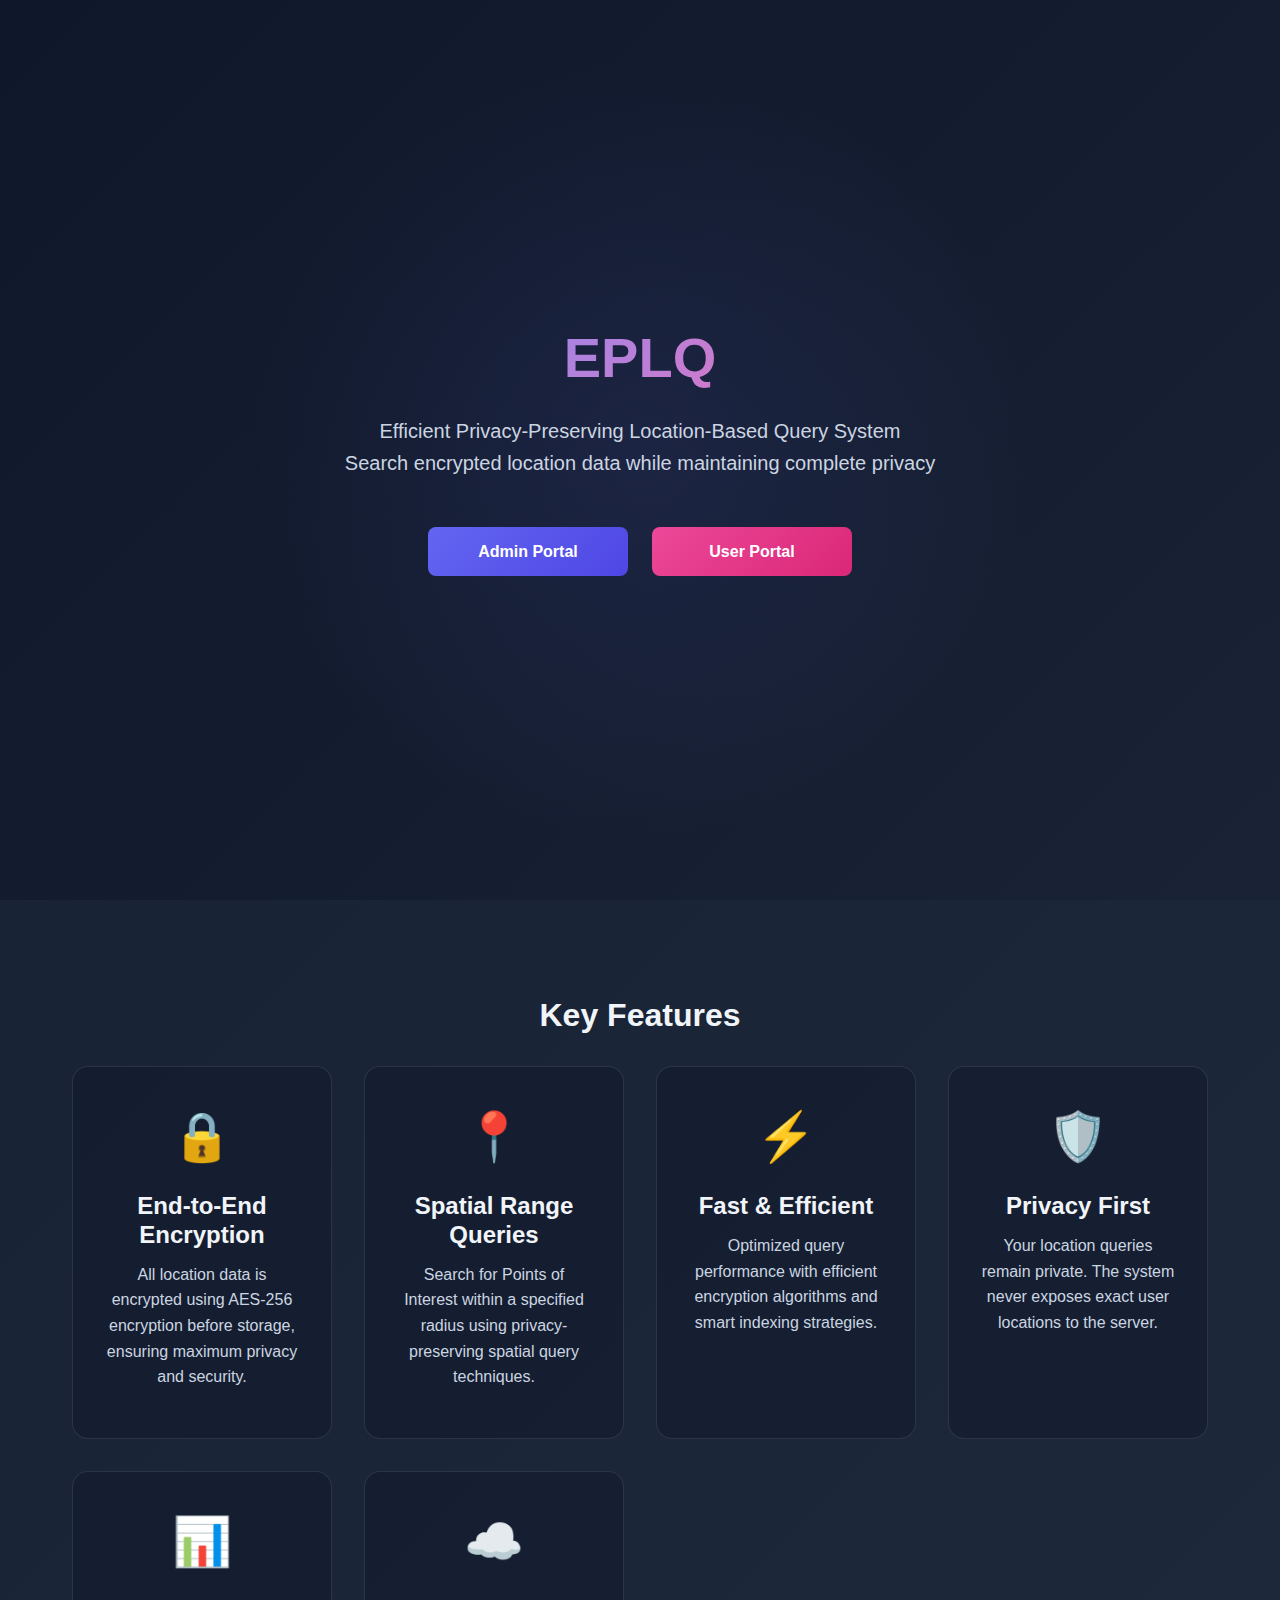
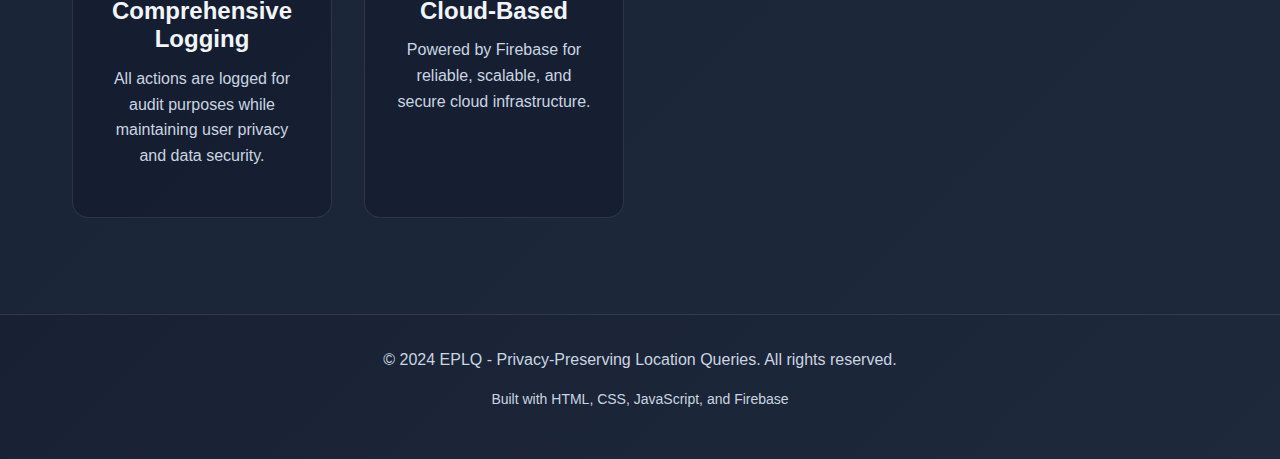
<file: public/index.html>
<!DOCTYPE html>
<html lang="en">
<head>
    <meta charset="UTF-8">
    <meta name="viewport" content="width=device-width, initial-scale=1.0">
    <meta name="description" content="EPLQ - Efficient Privacy-Preserving Location-Based Query System with Encrypted Data">
    <title>EPLQ - Privacy-Preserving Location Queries</title>
    
    <!-- Styles -->
    <link rel="stylesheet" href="css/main.css">
    
    <style>
        .hero {
            min-height: 100vh;
            display: flex;
            align-items: center;
            justify-content: center;
            text-align: center;
            position: relative;
            overflow: hidden;
        }

        .hero::before {
            content: '';
            position: absolute;
            top: 0;
            left: 0;
            right: 0;
            bottom: 0;
            background: radial-gradient(circle at 50% 50%, rgba(99, 102, 241, 0.1), transparent 50%);
            animation: pulse 4s ease-in-out infinite;
        }

        @keyframes pulse {
            0%, 100% { opacity: 0.5; }
            50% { opacity: 1; }
        }

        .hero-content {
            position: relative;
            z-index: 1;
            max-width: 800px;
            padding: 2rem;
        }

        .hero-title {
            font-size: 3.5rem;
            margin-bottom: 1.5rem;
            animation: slideUp 0.8s ease-out;
        }

        .hero-subtitle {
            font-size: 1.25rem;
            color: var(--text-secondary);
            margin-bottom: 3rem;
            animation: slideUp 1s ease-out;
        }

        .hero-buttons {
            display: flex;
            gap: 1.5rem;
            justify-content: center;
            flex-wrap: wrap;
            animation: slideUp 1.2s ease-out;
        }

        .hero-button {
            min-width: 200px;
        }

        .features {
            padding: 4rem 2rem;
            background: rgba(30, 41, 59, 0.5);
        }

        .features-grid {
            display: grid;
            grid-template-columns: repeat(auto-fit, minmax(250px, 1fr));
            gap: 2rem;
            max-width: 1200px;
            margin: 0 auto;
        }

        .feature-card {
            text-align: center;
            padding: 2rem;
            background: rgba(15, 23, 42, 0.5);
            border: 1px solid rgba(255, 255, 255, 0.1);
            border-radius: var(--radius-xl);
            transition: all var(--transition-normal);
        }

        .feature-card:hover {
            transform: translateY(-8px);
            border-color: rgba(99, 102, 241, 0.3);
            box-shadow: var(--shadow-xl);
        }

        .feature-icon {
            font-size: 3rem;
            margin-bottom: 1rem;
        }

        .feature-title {
            font-size: 1.5rem;
            margin-bottom: 0.75rem;
            color: var(--text-primary);
        }

        .feature-description {
            color: var(--text-secondary);
            line-height: 1.6;
        }

        @media (max-width: 768px) {
            .hero-title {
                font-size: 2.5rem;
            }

            .hero-buttons {
                flex-direction: column;
                align-items: center;
            }

            .hero-button {
                width: 100%;
                max-width: 300px;
            }
        }
    </style>
</head>
<body>
    <!-- Hero Section -->
    <section class="hero">
        <div class="hero-content">
            <h1 class="hero-title">EPLQ</h1>
            <p class="hero-subtitle">
                Efficient Privacy-Preserving Location-Based Query System<br>
                Search encrypted location data while maintaining complete privacy
            </p>
            <div class="hero-buttons">
                <a href="admin/login.html" class="btn btn-primary hero-button">Admin Portal</a>
                <a href="user/login.html" class="btn btn-secondary hero-button">User Portal</a>
            </div>
        </div>
    </section>

    <!-- Features Section -->
    <section class="features">
        <div class="container">
            <h2 class="text-center mb-4">Key Features</h2>
            <div class="features-grid">
                <div class="feature-card slide-up">
                    <div class="feature-icon">🔒</div>
                    <h3 class="feature-title">End-to-End Encryption</h3>
                    <p class="feature-description">
                        All location data is encrypted using AES-256 encryption before storage, ensuring maximum privacy and security.
                    </p>
                </div>

                <div class="feature-card slide-up">
                    <div class="feature-icon">📍</div>
                    <h3 class="feature-title">Spatial Range Queries</h3>
                    <p class="feature-description">
                        Search for Points of Interest within a specified radius using privacy-preserving spatial query techniques.
                    </p>
                </div>

                <div class="feature-card slide-up">
                    <div class="feature-icon">⚡</div>
                    <h3 class="feature-title">Fast & Efficient</h3>
                    <p class="feature-description">
                        Optimized query performance with efficient encryption algorithms and smart indexing strategies.
                    </p>
                </div>

                <div class="feature-card slide-up">
                    <div class="feature-icon">🛡️</div>
                    <h3 class="feature-title">Privacy First</h3>
                    <p class="feature-description">
                        Your location queries remain private. The system never exposes exact user locations to the server.
                    </p>
                </div>

                <div class="feature-card slide-up">
                    <div class="feature-icon">📊</div>
                    <h3 class="feature-title">Comprehensive Logging</h3>
                    <p class="feature-description">
                        All actions are logged for audit purposes while maintaining user privacy and data security.
                    </p>
                </div>

                <div class="feature-card slide-up">
                    <div class="feature-icon">☁️</div>
                    <h3 class="feature-title">Cloud-Based</h3>
                    <p class="feature-description">
                        Powered by Firebase for reliable, scalable, and secure cloud infrastructure.
                    </p>
                </div>
            </div>
        </div>
    </section>

    <!-- Footer -->
    <footer style="text-align: center; padding: 2rem; color: var(--text-muted); border-top: 1px solid rgba(255, 255, 255, 0.1);">
        <p>&copy; 2024 EPLQ - Privacy-Preserving Location Queries. All rights reserved.</p>
        <p style="font-size: 0.875rem; margin-top: 0.5rem;">
            Built with HTML, CSS, JavaScript, and Firebase
        </p>
    </footer>
</body>
</html>
</file>
<file: public/css/main.css>
/* EPLQ - Main Styles */

/* CSS Variables for theming */
:root {
  /* Primary Colors */
  --primary-color: #6366f1;
  --primary-dark: #4f46e5;
  --primary-light: #818cf8;
  
  /* Secondary Colors */
  --secondary-color: #ec4899;
  --secondary-dark: #db2777;
  --secondary-light: #f472b6;
  
  /* Accent Colors */
  --accent-color: #14b8a6;
  --accent-dark: #0d9488;
  --accent-light: #2dd4bf;
  
  /* Neutral Colors */
  --bg-primary: #0f172a;
  --bg-secondary: #1e293b;
  --bg-tertiary: #334155;
  --text-primary: #f1f5f9;
  --text-secondary: #cbd5e1;
  --text-muted: #94a3b8;
  
  /* Status Colors */
  --success: #10b981;
  --warning: #f59e0b;
  --error: #ef4444;
  --info: #3b82f6;
  
  /* Shadows */
  --shadow-sm: 0 1px 2px 0 rgba(0, 0, 0, 0.05);
  --shadow-md: 0 4px 6px -1px rgba(0, 0, 0, 0.1);
  --shadow-lg: 0 10px 15px -3px rgba(0, 0, 0, 0.1);
  --shadow-xl: 0 20px 25px -5px rgba(0, 0, 0, 0.1);
  
  /* Border Radius */
  --radius-sm: 0.375rem;
  --radius-md: 0.5rem;
  --radius-lg: 0.75rem;
  --radius-xl: 1rem;
  
  /* Transitions */
  --transition-fast: 150ms ease-in-out;
  --transition-normal: 300ms ease-in-out;
  --transition-slow: 500ms ease-in-out;
}

/* Reset and Base Styles */
* {
  margin: 0;
  padding: 0;
  box-sizing: border-box;
}

html {
  font-size: 16px;
  scroll-behavior: smooth;
}

body {
  font-family: 'Inter', 'Segoe UI', Tahoma, Geneva, Verdana, sans-serif;
  background: linear-gradient(135deg, var(--bg-primary) 0%, var(--bg-secondary) 100%);
  color: var(--text-primary);
  line-height: 1.6;
  min-height: 100vh;
  overflow-x: hidden;
}

/* Typography */
h1, h2, h3, h4, h5, h6 {
  font-weight: 700;
  line-height: 1.2;
  margin-bottom: 1rem;
}

h1 {
  font-size: 2.5rem;
  background: linear-gradient(135deg, var(--primary-light), var(--secondary-light));
  -webkit-background-clip: text;
  -webkit-text-fill-color: transparent;
  background-clip: text;
}

h2 {
  font-size: 2rem;
  color: var(--text-primary);
}

h3 {
  font-size: 1.5rem;
  color: var(--text-primary);
}

p {
  margin-bottom: 1rem;
  color: var(--text-secondary);
}

a {
  color: var(--primary-light);
  text-decoration: none;
  transition: color var(--transition-fast);
}

a:hover {
  color: var(--primary-color);
}

/* Container */
.container {
  max-width: 1200px;
  margin: 0 auto;
  padding: 2rem;
}

/* Card with Glassmorphism */
.card {
  background: rgba(30, 41, 59, 0.7);
  backdrop-filter: blur(10px);
  border: 1px solid rgba(255, 255, 255, 0.1);
  border-radius: var(--radius-xl);
  padding: 2rem;
  box-shadow: var(--shadow-xl);
  transition: transform var(--transition-normal), box-shadow var(--transition-normal);
}

.card:hover {
  transform: translateY(-2px);
  box-shadow: 0 25px 50px -12px rgba(0, 0, 0, 0.25);
}

/* Buttons */
.btn {
  display: inline-block;
  padding: 0.75rem 1.5rem;
  font-size: 1rem;
  font-weight: 600;
  text-align: center;
  border: none;
  border-radius: var(--radius-md);
  cursor: pointer;
  transition: all var(--transition-fast);
  text-decoration: none;
  position: relative;
  overflow: hidden;
}

.btn::before {
  content: '';
  position: absolute;
  top: 50%;
  left: 50%;
  width: 0;
  height: 0;
  border-radius: 50%;
  background: rgba(255, 255, 255, 0.2);
  transform: translate(-50%, -50%);
  transition: width var(--transition-normal), height var(--transition-normal);
}

.btn:hover::before {
  width: 300px;
  height: 300px;
}

.btn-primary {
  background: linear-gradient(135deg, var(--primary-color), var(--primary-dark));
  color: white;
}

.btn-primary:hover {
  background: linear-gradient(135deg, var(--primary-dark), var(--primary-color));
  transform: translateY(-2px);
  box-shadow: var(--shadow-lg);
}

.btn-secondary {
  background: linear-gradient(135deg, var(--secondary-color), var(--secondary-dark));
  color: white;
}

.btn-secondary:hover {
  background: linear-gradient(135deg, var(--secondary-dark), var(--secondary-color));
  transform: translateY(-2px);
  box-shadow: var(--shadow-lg);
}

.btn-accent {
  background: linear-gradient(135deg, var(--accent-color), var(--accent-dark));
  color: white;
}

.btn-accent:hover {
  background: linear-gradient(135deg, var(--accent-dark), var(--accent-color));
  transform: translateY(-2px);
  box-shadow: var(--shadow-lg);
}

.btn-outline {
  background: transparent;
  border: 2px solid var(--primary-color);
  color: var(--primary-light);
}

.btn-outline:hover {
  background: var(--primary-color);
  color: white;
}

.btn:disabled {
  opacity: 0.5;
  cursor: not-allowed;
}

/* Form Elements */
.form-group {
  margin-bottom: 1.5rem;
}

.form-label {
  display: block;
  margin-bottom: 0.5rem;
  font-weight: 600;
  color: var(--text-primary);
}

.form-input,
.form-select,
.form-textarea {
  width: 100%;
  padding: 0.75rem 1rem;
  font-size: 1rem;
  background: rgba(15, 23, 42, 0.5);
  border: 1px solid rgba(255, 255, 255, 0.1);
  border-radius: var(--radius-md);
  color: var(--text-primary);
  transition: all var(--transition-fast);
}

.form-input:focus,
.form-select:focus,
.form-textarea:focus {
  outline: none;
  border-color: var(--primary-color);
  box-shadow: 0 0 0 3px rgba(99, 102, 241, 0.1);
}

.form-textarea {
  resize: vertical;
  min-height: 100px;
}

.form-error {
  color: var(--error);
  font-size: 0.875rem;
  margin-top: 0.25rem;
}

/* Alert Messages */
.alert {
  padding: 1rem 1.5rem;
  border-radius: var(--radius-md);
  margin-bottom: 1rem;
  display: flex;
  align-items: center;
  gap: 0.75rem;
  animation: slideIn var(--transition-normal);
}

@keyframes slideIn {
  from {
    opacity: 0;
    transform: translateY(-10px);
  }
  to {
    opacity: 1;
    transform: translateY(0);
  }
}

.alert-success {
  background: rgba(16, 185, 129, 0.1);
  border: 1px solid var(--success);
  color: var(--success);
}

.alert-error {
  background: rgba(239, 68, 68, 0.1);
  border: 1px solid var(--error);
  color: var(--error);
}

.alert-warning {
  background: rgba(245, 158, 11, 0.1);
  border: 1px solid var(--warning);
  color: var(--warning);
}

.alert-info {
  background: rgba(59, 130, 246, 0.1);
  border: 1px solid var(--info);
  color: var(--info);
}

/* Loading Spinner */
.spinner {
  border: 3px solid rgba(255, 255, 255, 0.1);
  border-top: 3px solid var(--primary-color);
  border-radius: 50%;
  width: 40px;
  height: 40px;
  animation: spin 1s linear infinite;
  margin: 2rem auto;
}

@keyframes spin {
  0% { transform: rotate(0deg); }
  100% { transform: rotate(360deg); }
}

/* Navigation */
.navbar {
  background: rgba(30, 41, 59, 0.9);
  backdrop-filter: blur(10px);
  padding: 1rem 2rem;
  box-shadow: var(--shadow-md);
  position: sticky;
  top: 0;
  z-index: 1000;
}

.navbar-container {
  max-width: 1200px;
  margin: 0 auto;
  display: flex;
  justify-content: space-between;
  align-items: center;
}

.navbar-brand {
  font-size: 1.5rem;
  font-weight: 700;
  background: linear-gradient(135deg, var(--primary-light), var(--secondary-light));
  -webkit-background-clip: text;
  -webkit-text-fill-color: transparent;
  background-clip: text;
}

.navbar-menu {
  display: flex;
  gap: 1.5rem;
  list-style: none;
}

.navbar-link {
  color: var(--text-secondary);
  font-weight: 500;
  transition: color var(--transition-fast);
}

.navbar-link:hover {
  color: var(--primary-light);
}

/* Grid Layout */
.grid {
  display: grid;
  gap: 2rem;
}

.grid-2 {
  grid-template-columns: repeat(auto-fit, minmax(300px, 1fr));
}

.grid-3 {
  grid-template-columns: repeat(auto-fit, minmax(250px, 1fr));
}

/* Utility Classes */
.text-center {
  text-align: center;
}

.text-right {
  text-align: right;
}

.mt-1 { margin-top: 0.5rem; }
.mt-2 { margin-top: 1rem; }
.mt-3 { margin-top: 1.5rem; }
.mt-4 { margin-top: 2rem; }

.mb-1 { margin-bottom: 0.5rem; }
.mb-2 { margin-bottom: 1rem; }
.mb-3 { margin-bottom: 1.5rem; }
.mb-4 { margin-bottom: 2rem; }

.hidden {
  display: none;
}

/* Responsive Design */
@media (max-width: 768px) {
  html {
    font-size: 14px;
  }

  .container {
    padding: 1rem;
  }

  .card {
    padding: 1.5rem;
  }

  h1 {
    font-size: 2rem;
  }

  h2 {
    font-size: 1.5rem;
  }

  .navbar-menu {
    flex-direction: column;
    gap: 0.5rem;
  }

  .grid-2,
  .grid-3 {
    grid-template-columns: 1fr;
  }
}

/* Animations */
@keyframes fadeIn {
  from {
    opacity: 0;
  }
  to {
    opacity: 1;
  }
}

.fade-in {
  animation: fadeIn var(--transition-normal);
}

@keyframes slideUp {
  from {
    opacity: 0;
    transform: translateY(20px);
  }
  to {
    opacity: 1;
    transform: translateY(0);
  }
}

.slide-up {
  animation: slideUp var(--transition-normal);
}
</file>
